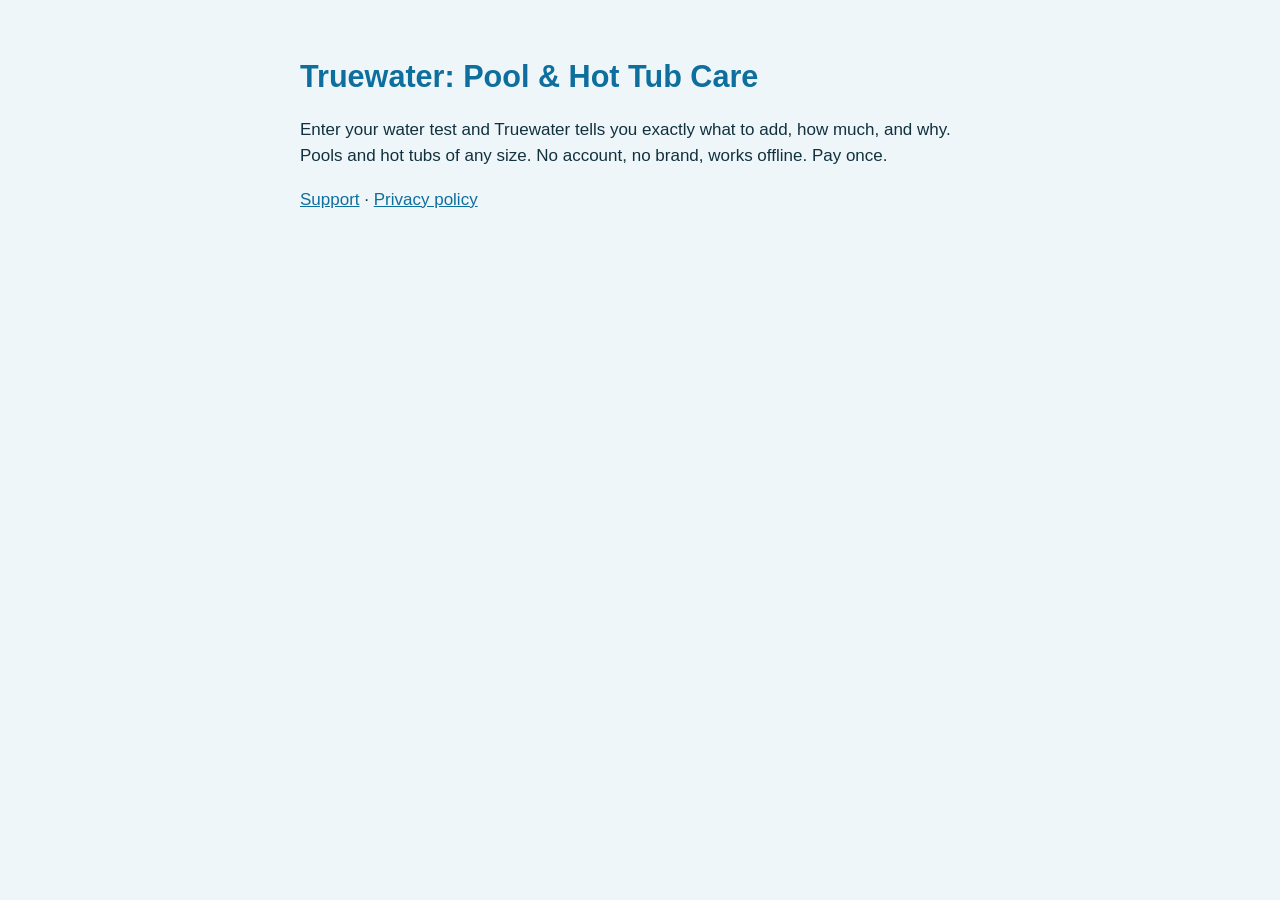
<file: index.html>
<!doctype html>
<html lang="en">
<head>
<meta charset="utf-8">
<meta name="viewport" content="width=device-width, initial-scale=1">
<title>Truewater: Pool &amp; Hot Tub Care</title>
<link rel="stylesheet" href="style.css">
</head>
<body>
<main>
<h1>Truewater: Pool &amp; Hot Tub Care</h1>
<p>Enter your water test and Truewater tells you exactly what to add, how much, and why. Pools and hot tubs of any
size. No account, no brand, works offline. Pay once.</p>
<p><a href="support.html">Support</a> · <a href="privacy.html">Privacy policy</a></p>
</main>
</body>
</html>
</file>
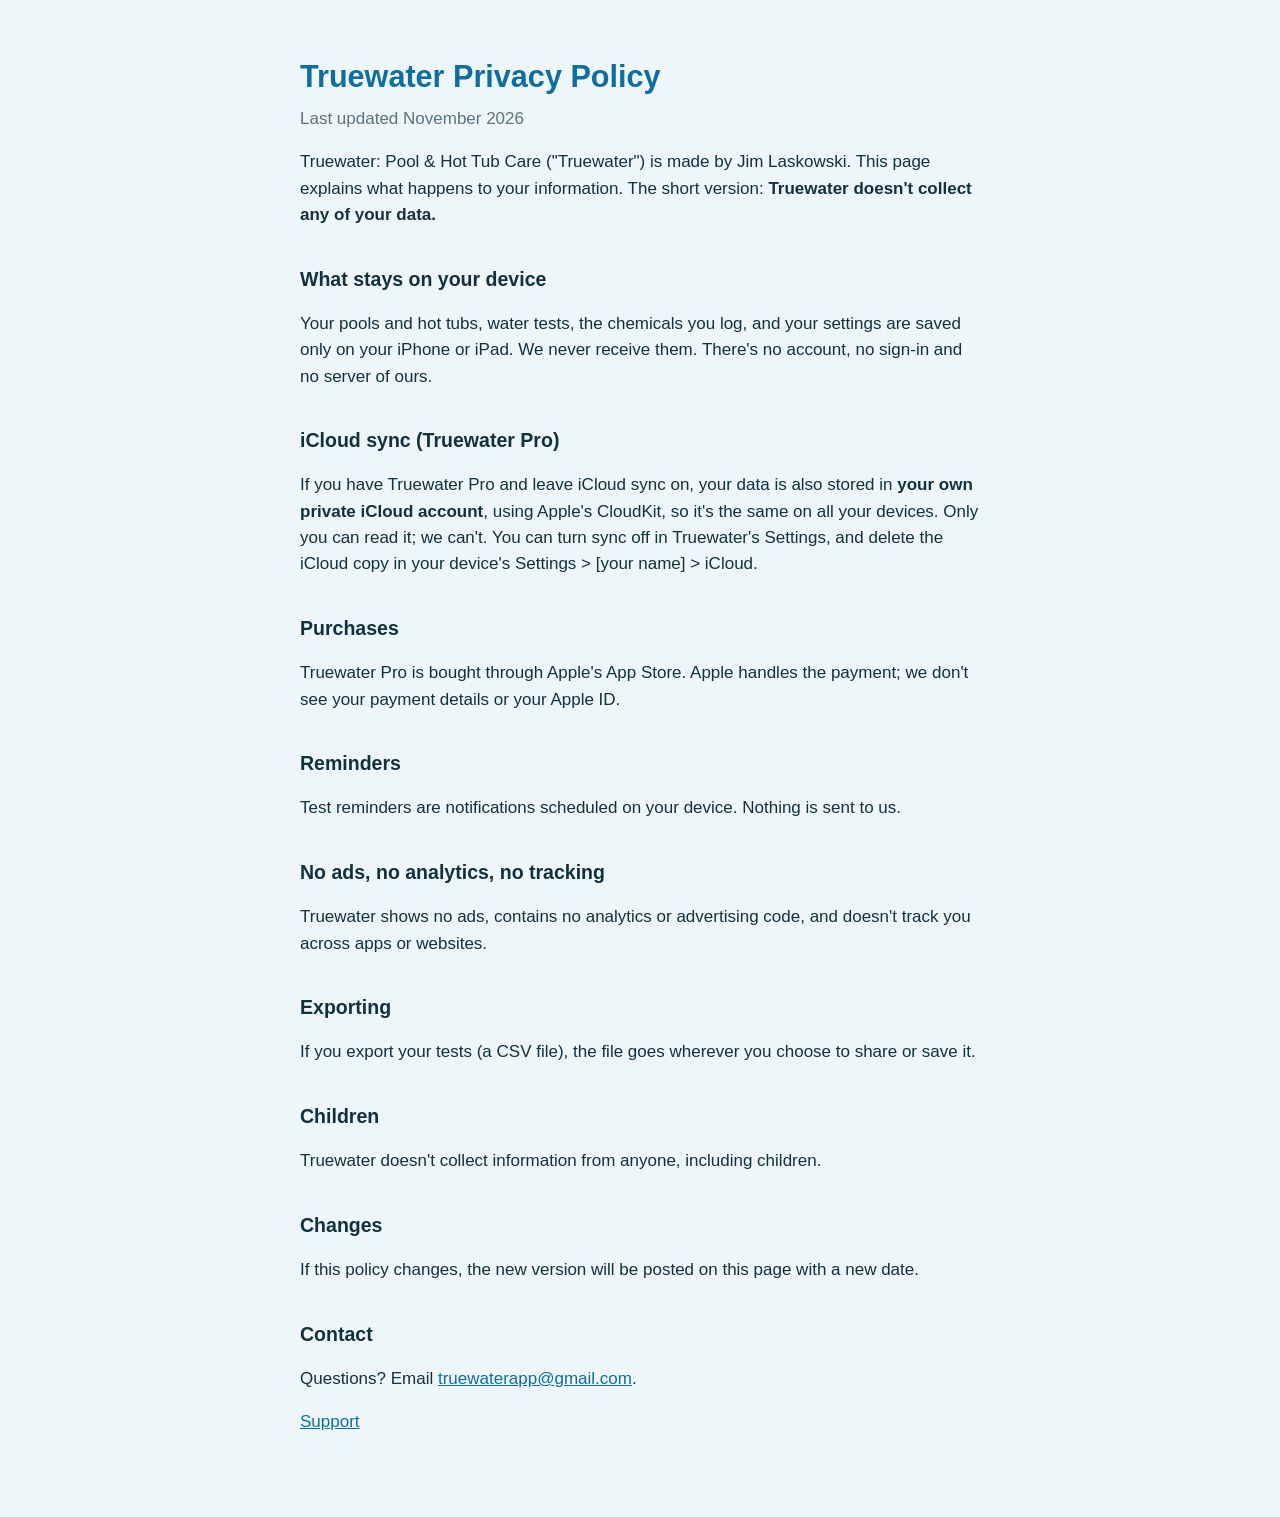
<file: privacy.html>
<!doctype html>
<html lang="en">
<head>
<meta charset="utf-8">
<meta name="viewport" content="width=device-width, initial-scale=1">
<title>Truewater Privacy Policy</title>
<link rel="stylesheet" href="style.css">
</head>
<body>
<main>
<h1>Truewater Privacy Policy</h1>
<p class="updated">Last updated November 2026</p>

<p>Truewater: Pool &amp; Hot Tub Care ("Truewater") is made by Jim Laskowski. This page explains what happens to
your information. The short version: <b>Truewater doesn't collect any of your data.</b></p>

<h2>What stays on your device</h2>
<p>Your pools and hot tubs, water tests, the chemicals you log, and your settings are saved only on your iPhone or
iPad. We never receive them. There's no account, no sign-in and no server of ours.</p>

<h2>iCloud sync (Truewater Pro)</h2>
<p>If you have Truewater Pro and leave iCloud sync on, your data is also stored in <b>your own private iCloud
account</b>, using Apple's CloudKit, so it's the same on all your devices. Only you can read it; we can't. You can
turn sync off in Truewater's Settings, and delete the iCloud copy in your device's Settings &gt; [your name] &gt;
iCloud.</p>

<h2>Purchases</h2>
<p>Truewater Pro is bought through Apple's App Store. Apple handles the payment; we don't see your payment details
or your Apple ID.</p>

<h2>Reminders</h2>
<p>Test reminders are notifications scheduled on your device. Nothing is sent to us.</p>

<h2>No ads, no analytics, no tracking</h2>
<p>Truewater shows no ads, contains no analytics or advertising code, and doesn't track you across apps or
websites.</p>

<h2>Exporting</h2>
<p>If you export your tests (a CSV file), the file goes wherever you choose to share or save it.</p>

<h2>Children</h2>
<p>Truewater doesn't collect information from anyone, including children.</p>

<h2>Changes</h2>
<p>If this policy changes, the new version will be posted on this page with a new date.</p>

<h2>Contact</h2>
<p>Questions? Email <a href="mailto:truewaterapp@gmail.com">truewaterapp@gmail.com</a>.</p>

<p><a href="support.html">Support</a></p>
</main>
</body>
</html>
</file>
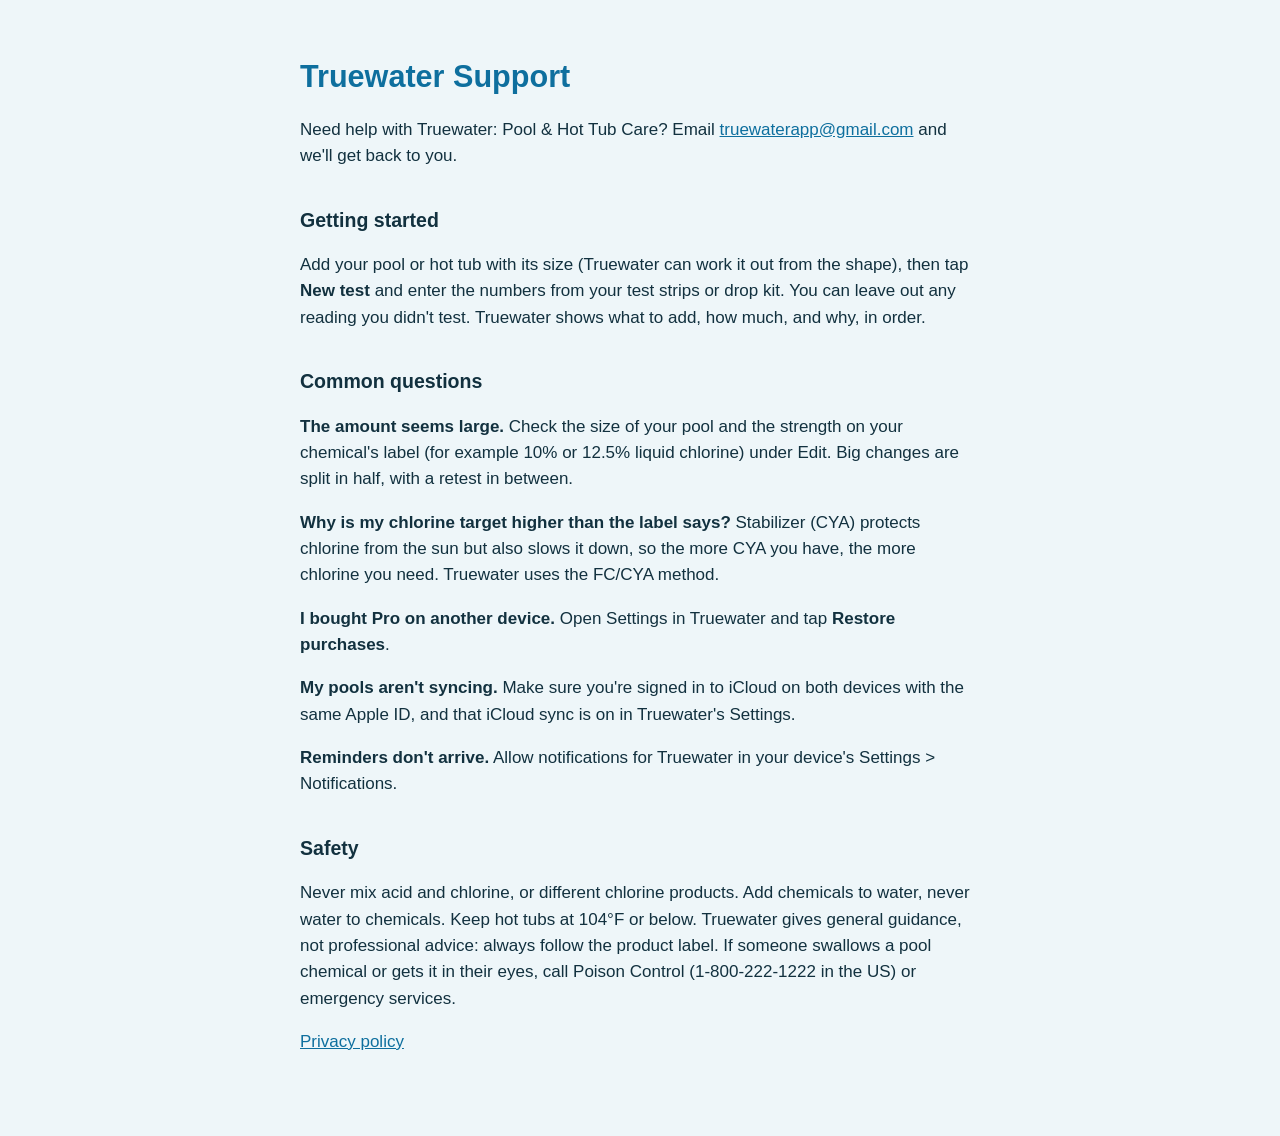
<file: support.html>
<!doctype html>
<html lang="en">
<head>
<meta charset="utf-8">
<meta name="viewport" content="width=device-width, initial-scale=1">
<title>Truewater Support</title>
<link rel="stylesheet" href="style.css">
</head>
<body>
<main>
<h1>Truewater Support</h1>
<p>Need help with Truewater: Pool &amp; Hot Tub Care? Email <a href="mailto:truewaterapp@gmail.com">truewaterapp@gmail.com</a>
and we'll get back to you.</p>

<h2>Getting started</h2>
<p>Add your pool or hot tub with its size (Truewater can work it out from the shape), then tap <b>New test</b>
and enter the numbers from your test strips or drop kit. You can leave out any reading you didn't test. Truewater
shows what to add, how much, and why, in order.</p>

<h2>Common questions</h2>
<p><b>The amount seems large.</b> Check the size of your pool and the strength on your chemical's label (for
example 10% or 12.5% liquid chlorine) under Edit. Big changes are split in half, with a retest in between.</p>
<p><b>Why is my chlorine target higher than the label says?</b> Stabilizer (CYA) protects chlorine from the sun but
also slows it down, so the more CYA you have, the more chlorine you need. Truewater uses the FC/CYA method.</p>
<p><b>I bought Pro on another device.</b> Open Settings in Truewater and tap <b>Restore purchases</b>.</p>
<p><b>My pools aren't syncing.</b> Make sure you're signed in to iCloud on both devices with the same Apple ID,
and that iCloud sync is on in Truewater's Settings.</p>
<p><b>Reminders don't arrive.</b> Allow notifications for Truewater in your device's Settings &gt; Notifications.</p>

<h2>Safety</h2>
<p>Never mix acid and chlorine, or different chlorine products. Add chemicals to water, never water to chemicals.
Keep hot tubs at 104°F or below. Truewater gives general guidance, not professional advice: always follow the
product label. If someone swallows a pool chemical or gets it in their eyes, call Poison Control
(1-800-222-1222 in the US) or emergency services.</p>

<p><a href="privacy.html">Privacy policy</a></p>
</main>
</body>
</html>
</file>
<file: style.css>
:root { --bg: #eef6f9; --text: #12313f; --accent: #0e6f9e; --muted: #5b7380; }
@media (prefers-color-scheme: dark) { :root { --bg: #0f1c22; --text: #e3eef2; --accent: #7dc7e8; --muted: #9db3bd; } }
body { margin: 0; background: var(--bg); color: var(--text); font: 17px/1.55 -apple-system, BlinkMacSystemFont, "Segoe UI", sans-serif; }
main { max-width: 680px; margin: 0 auto; padding: 32px 16px 64px; }
h1 { color: var(--accent); font-size: 1.8em; margin-bottom: 0.2em; }
h2 { font-size: 1.15em; margin-top: 1.8em; }
.updated { color: var(--muted); margin-top: 0; }
a { color: var(--accent); }
</file>
